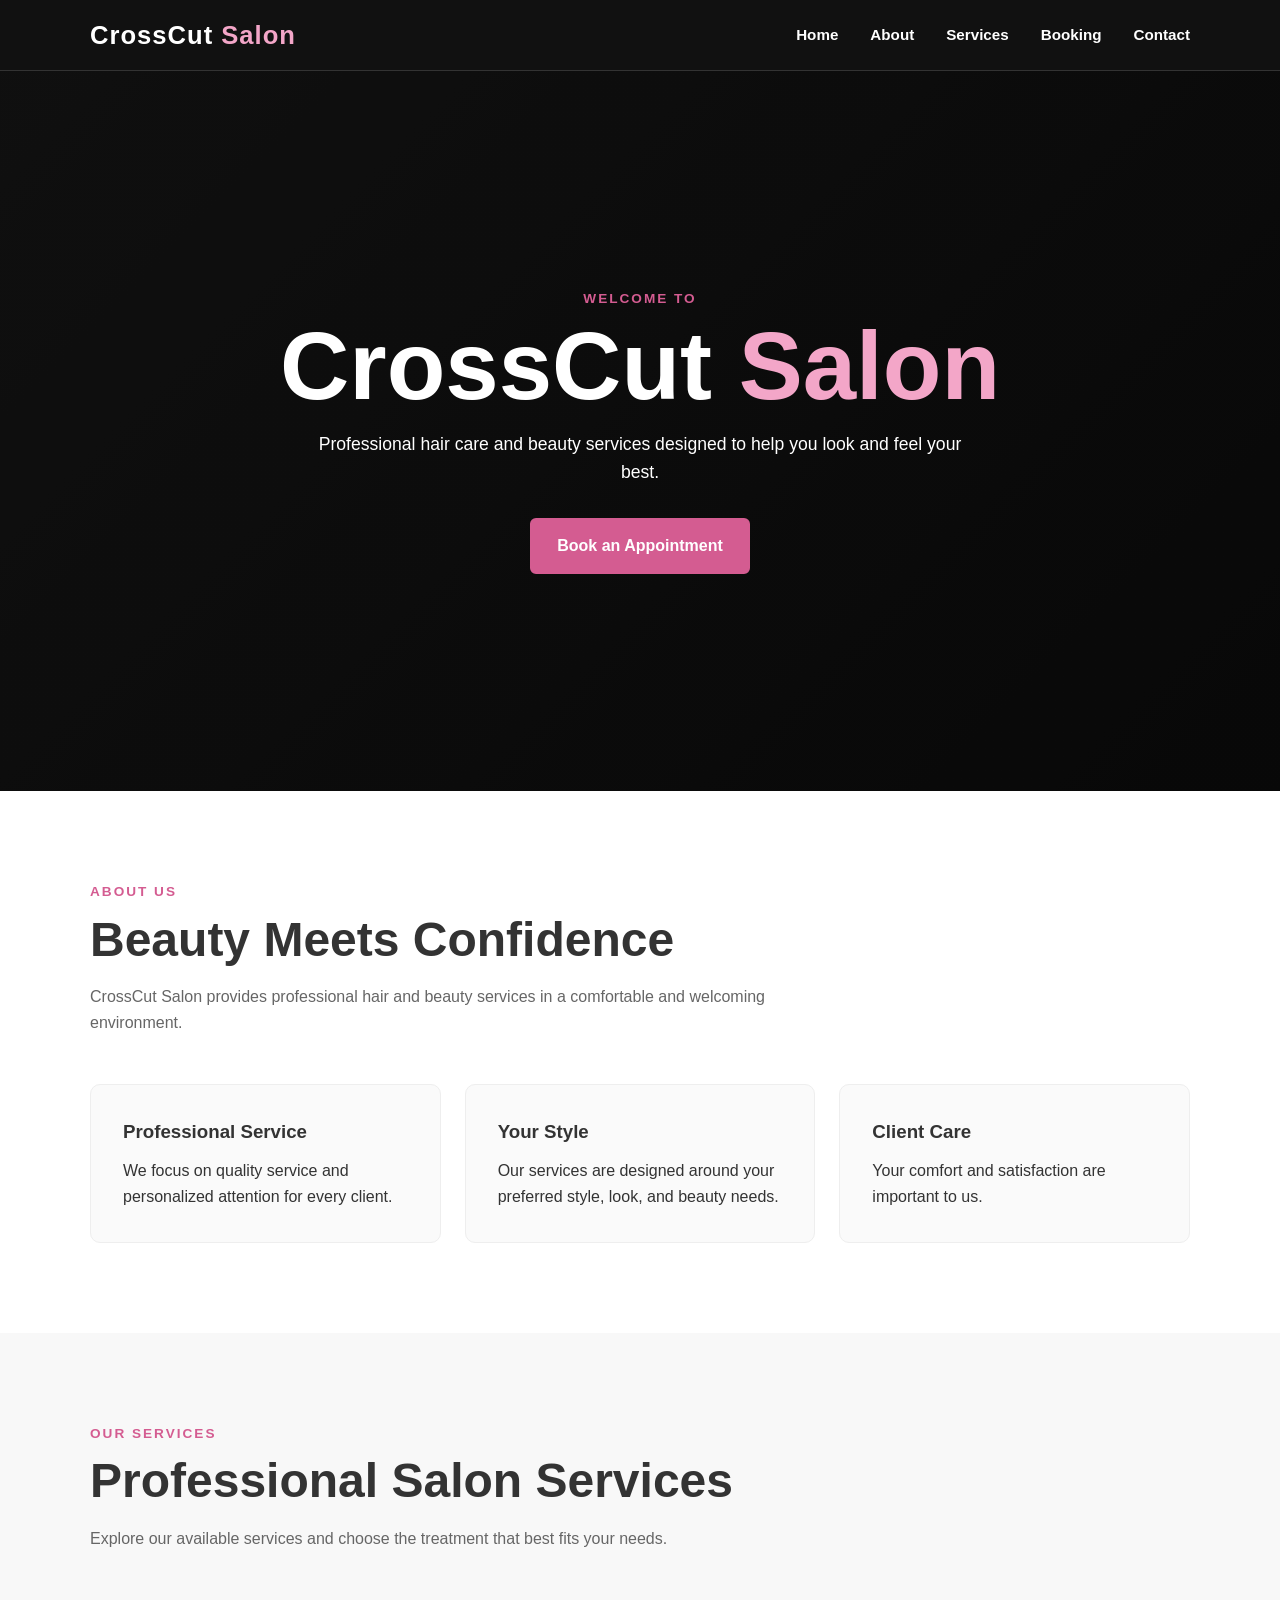
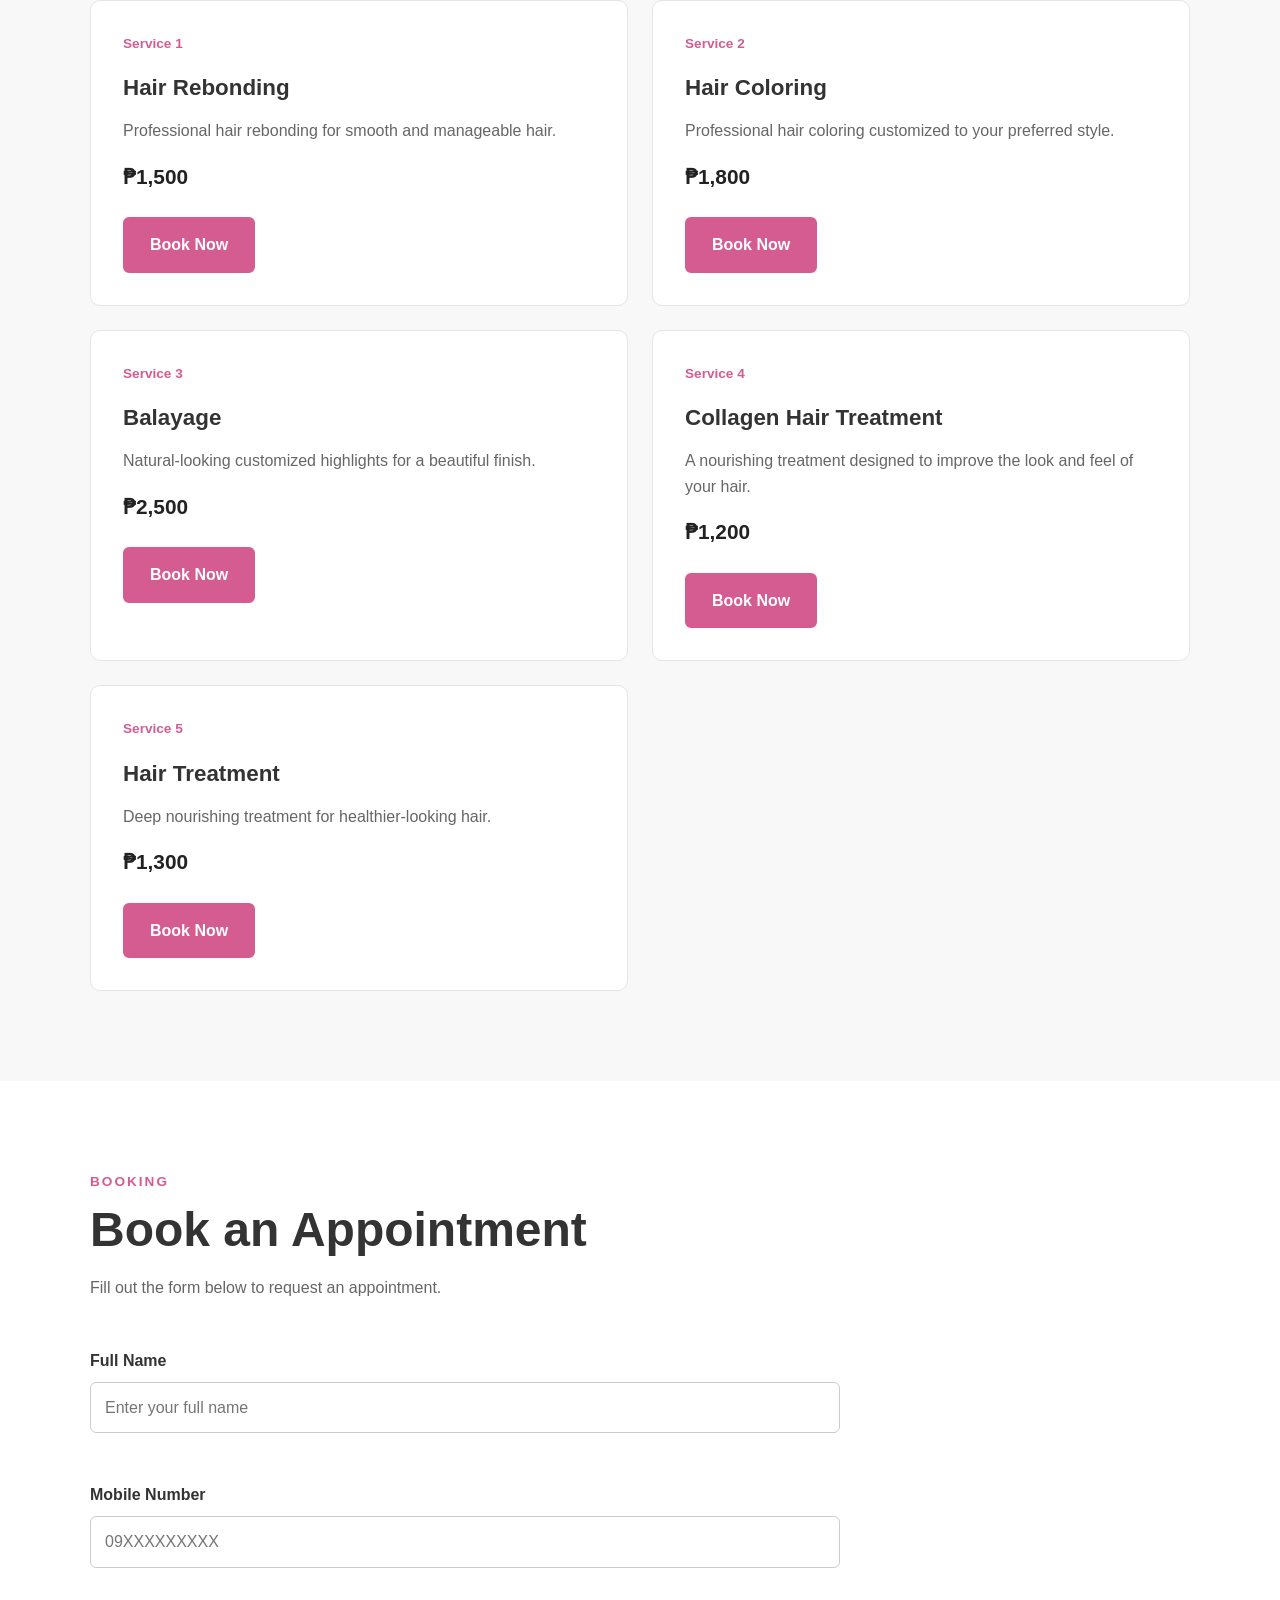
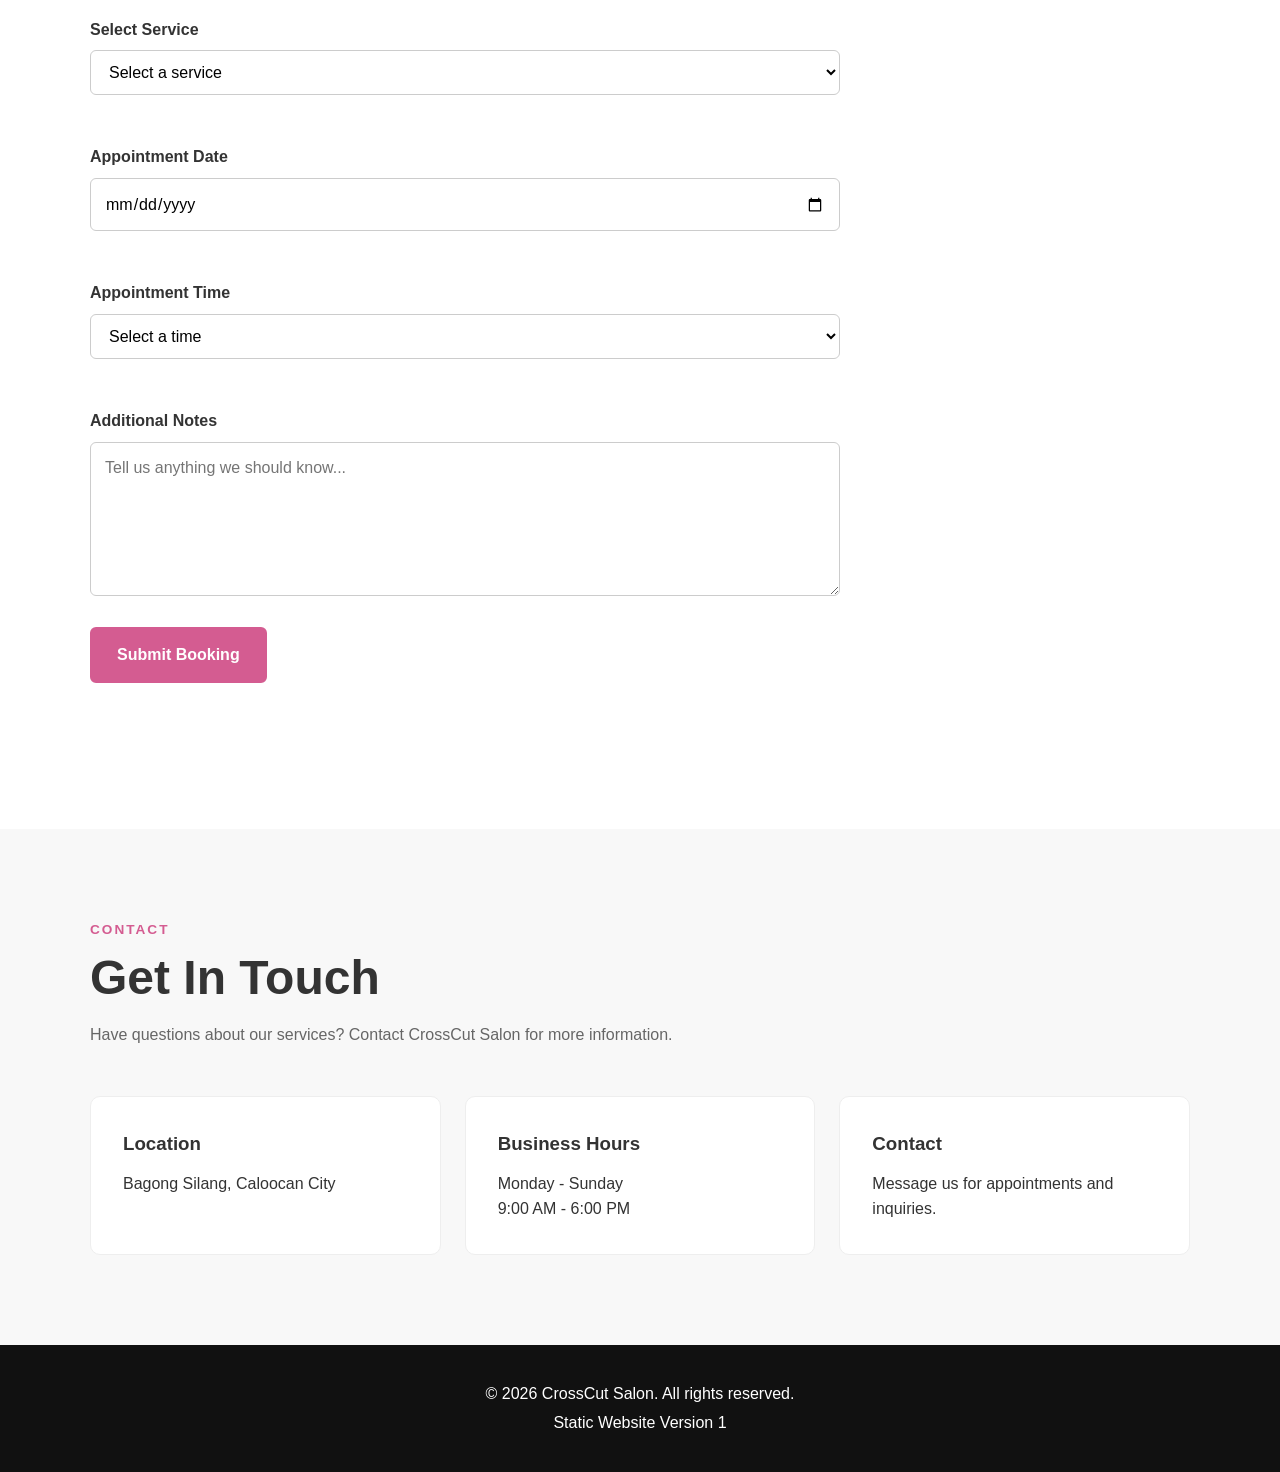
<file: index.html>
<!DOCTYPE html>
<html lang="en">

<head>

    <meta charset="UTF-8">

    <meta
        name="viewport"
        content="width=device-width, initial-scale=1.0"
    >

    <meta
        name="description"
        content="CrossCut Salon - Professional hair and beauty services."
    >

    <title>CrossCut Salon</title>

    <link
        rel="stylesheet"
        href="crosscutlayout.css"
    >

</head>


<body>

    <!-- =========================================
         HEADER
    ========================================== -->

    <header class="site-header">

        <div class="nav-container">

            <a
                href="#home"
                class="logo"
            >
                CrossCut
                <span>Salon</span>
            </a>


            <!-- Burger Button -->

            <button
                class="menu-toggle"
                id="menu-toggle"
                aria-label="Open navigation menu"
                aria-expanded="false"
            >
                <span></span>
                <span></span>
                <span></span>
            </button>


            <!-- Navigation -->

            <nav
                class="site-nav"
                id="site-nav"
            >

                <a href="#home">
                    Home
                </a>

                <a href="#about">
                    About
                </a>

                <a href="#services">
                    Services
                </a>

                <a href="#booking">
                    Booking
                </a>

                <a href="#contact">
                    Contact
                </a>

            </nav>

        </div>

    </header>



    <!-- =========================================
         MAIN
    ========================================== -->

    <main>


        <!-- =====================================
             HERO
        ====================================== -->

        <section
            id="home"
            class="hero-section"
        >

            <div class="container hero-content">

                <p class="section-label">
                    WELCOME TO
                </p>

                <h1>
                    CrossCut
                    <span>Salon</span>
                </h1>

                <p class="hero-text">
                    Professional hair care and beauty
                    services designed to help you
                    look and feel your best.
                </p>

                <a
                    href="#booking"
                    class="button"
                >
                    Book an Appointment
                </a>

            </div>

        </section>



        <!-- =====================================
             ABOUT
        ====================================== -->

        <section
            id="about"
            class="section about-section"
        >

            <div class="container">

                <p class="section-label">
                    ABOUT US
                </p>

                <h2>
                    Beauty Meets Confidence
                </h2>

                <p class="section-intro">
                    CrossCut Salon provides professional
                    hair and beauty services in a
                    comfortable and welcoming environment.
                </p>


                <div class="about-grid">

                    <div class="about-card">

                        <h3>
                            Professional Service
                        </h3>

                        <p>
                            We focus on quality service
                            and personalized attention
                            for every client.
                        </p>

                    </div>


                    <div class="about-card">

                        <h3>
                            Your Style
                        </h3>

                        <p>
                            Our services are designed
                            around your preferred style,
                            look, and beauty needs.
                        </p>

                    </div>


                    <div class="about-card">

                        <h3>
                            Client Care
                        </h3>

                        <p>
                            Your comfort and satisfaction
                            are important to us.
                        </p>

                    </div>

                </div>

            </div>

        </section>



        <!-- =====================================
             SERVICES
             DATA LOADED FROM JSON
        ====================================== -->

        <section
            id="services"
            class="section services-section"
        >

            <div class="container">

                <p class="section-label">
                    OUR SERVICES
                </p>

                <h2>
                    Professional Salon Services
                </h2>

                <p class="section-intro">
                    Explore our available services
                    and choose the treatment that
                    best fits your needs.
                </p>


                <!-- JavaScript inserts service cards here -->

                <div
                    class="services-grid"
                    id="services-grid"
                >

                    <p
                        class="loading-message"
                        id="loading-message"
                    >
                        Loading services...
                    </p>

                </div>

            </div>

        </section>



        <!-- =====================================
             BOOKING
        ====================================== -->

        <section
            id="booking"
            class="section booking-section"
        >

            <div class="container">

                <p class="section-label">
                    BOOKING
                </p>

                <h2>
                    Book an Appointment
                </h2>

                <p class="section-intro">
                    Fill out the form below to
                    request an appointment.
                </p>


                <!-- Booking Form -->

                <form
                    id="booking-form"
                    class="booking-form"
                    novalidate
                >


                    <!-- Name -->

                    <div class="form-group">

                        <label for="customer-name">
                            Full Name
                        </label>

                        <input
                            type="text"
                            id="customer-name"
                            name="customerName"
                            placeholder="Enter your full name"
                        >

                        <small
                            class="error-message"
                            id="name-error"
                        ></small>

                    </div>



                    <!-- Phone -->

                    <div class="form-group">

                        <label for="customer-phone">
                            Mobile Number
                        </label>

                        <input
                            type="tel"
                            id="customer-phone"
                            name="customerPhone"
                            placeholder="09XXXXXXXXX"
                        >

                        <small
                            class="error-message"
                            id="phone-error"
                        ></small>

                    </div>



                    <!-- Service -->

                    <div class="form-group">

                        <label for="service-select">
                            Select Service
                        </label>

                        <select
                            id="service-select"
                            name="service"
                        >

                            <option value="">
                                Select a service
                            </option>

                        </select>

                        <small
                            class="error-message"
                            id="service-error"
                        ></small>

                    </div>



                    <!-- Date -->

                    <div class="form-group">

                        <label for="booking-date">
                            Appointment Date
                        </label>

                        <input
                            type="date"
                            id="booking-date"
                            name="bookingDate"
                        >

                        <small
                            class="error-message"
                            id="date-error"
                        ></small>

                    </div>



                    <!-- Time -->

                    <div class="form-group">

                        <label for="booking-time">
                            Appointment Time
                        </label>

                        <select
                            id="booking-time"
                            name="bookingTime"
                        >

                            <option value="">
                                Select a time
                            </option>

                            <option value="09:00">
                                9:00 AM
                            </option>

                            <option value="10:00">
                                10:00 AM
                            </option>

                            <option value="11:00">
                                11:00 AM
                            </option>

                            <option value="13:00">
                                1:00 PM
                            </option>

                            <option value="14:00">
                                2:00 PM
                            </option>

                            <option value="15:00">
                                3:00 PM
                            </option>

                            <option value="16:00">
                                4:00 PM
                            </option>

                            <option value="17:00">
                                5:00 PM
                            </option>

                        </select>

                        <small
                            class="error-message"
                            id="time-error"
                        ></small>

                    </div>



                    <!-- Notes -->

                    <div class="form-group">

                        <label for="booking-notes">
                            Additional Notes
                        </label>

                        <textarea
                            id="booking-notes"
                            name="bookingNotes"
                            rows="5"
                            placeholder="Tell us anything we should know..."
                        ></textarea>

                    </div>



                    <!-- Submit -->

                    <button
                        type="submit"
                        class="button"
                    >
                        Submit Booking
                    </button>


                    <!-- Form Message -->

                    <div
                        id="form-message"
                        class="form-message"
                        role="alert"
                    ></div>

                </form>

            </div>

        </section>



        <!-- =====================================
             CONTACT
        ====================================== -->

        <section
            id="contact"
            class="section contact-section"
        >

            <div class="container">

                <p class="section-label">
                    CONTACT
                </p>

                <h2>
                    Get In Touch
                </h2>

                <p class="section-intro">
                    Have questions about our services?
                    Contact CrossCut Salon for more
                    information.
                </p>


                <div class="contact-grid">

                    <div class="contact-card">

                        <h3>
                            Location
                        </h3>

                        <p>
                            Bagong Silang,
                            Caloocan City
                        </p>

                    </div>


                    <div class="contact-card">

                        <h3>
                            Business Hours
                        </h3>

                        <p>
                            Monday - Sunday
                        </p>

                        <p>
                            9:00 AM - 6:00 PM
                        </p>

                    </div>


                    <div class="contact-card">

                        <h3>
                            Contact
                        </h3>

                        <p>
                            Message us for
                            appointments and inquiries.
                        </p>

                    </div>

                </div>

            </div>

        </section>

    </main>



    <!-- =========================================
         FOOTER
    ========================================== -->

    <footer class="site-footer">

        <div class="container">

            <p>
                &copy;
                <span id="current-year"></span>
                CrossCut Salon.
                All rights reserved.
            </p>

            <p>
                Static Website Version 1
            </p>

        </div>

    </footer>



    <!-- JAVASCRIPT -->

    <script src="script.js"></script>

</body>

</html>
</file>
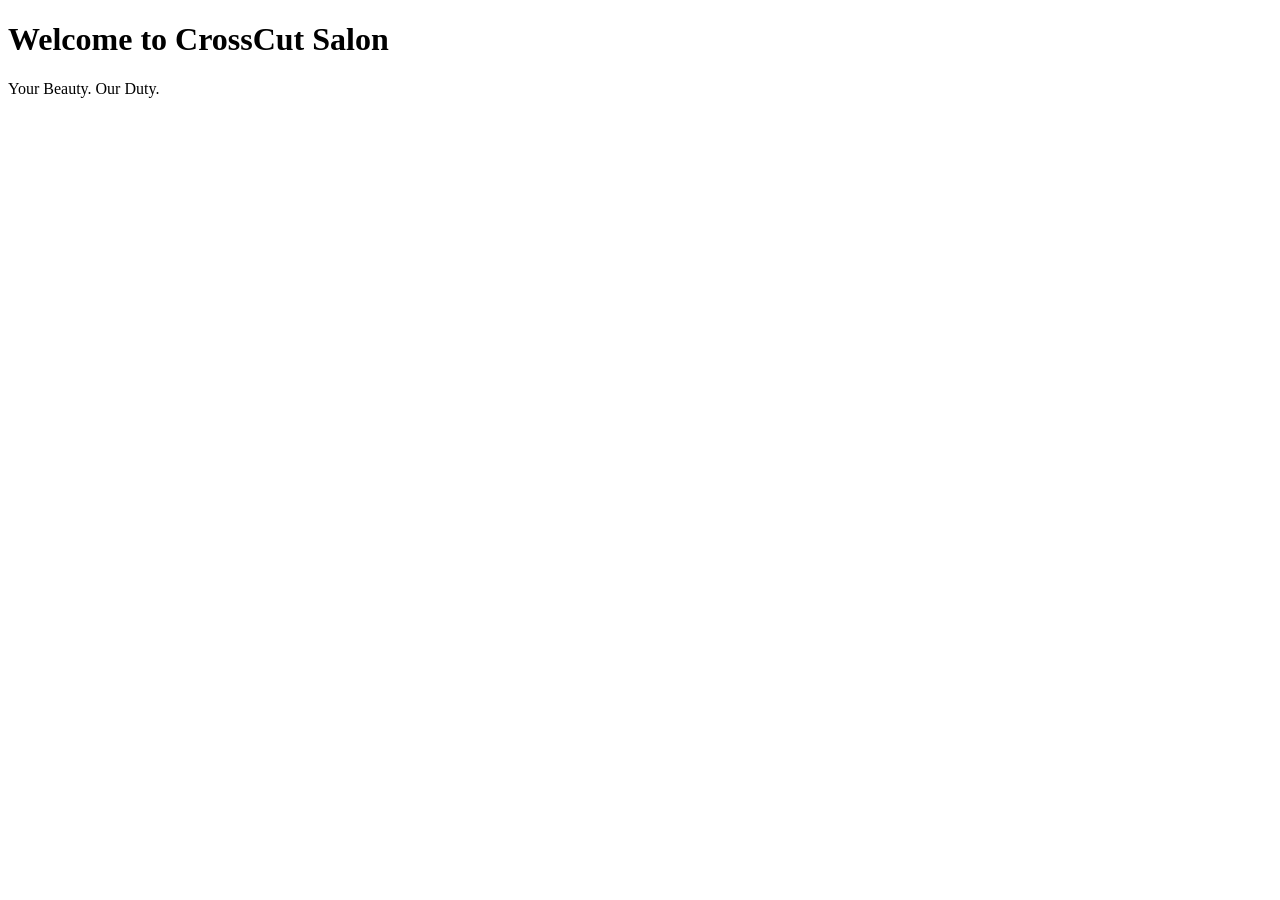
<file: helloworld.html>
<!DOCTYPE html>
<html lang="en">
<head>
    <meta charset="UTF-8">
    <meta name="viewport" content="width=device-width, initial-scale=1.0">
    <title>CrossCut Salon</title>
</head>

<body>

    <h1>Welcome to CrossCut Salon</h1>

    <p>Your Beauty. Our Duty.</p>

</body>
</html>
</file>
<file: crosscutlayout.css>
/* ==================================================
   CROSSCUT SALON
   MODULE 15 - PHASE 1 CHECKPOINT
   TRADITIONAL CSS
   ================================================== */


/* ==================================================
   GLOBAL SETTINGS
   ================================================== */

* {
    box-sizing: border-box;
    margin: 0;
    padding: 0;
}


html {
    scroll-behavior: smooth;
}


body {
    font-family: Arial, Helvetica, sans-serif;
    line-height: 1.6;
    background-color: #fff;
    color: #333;
}


img {
    max-width: 100%;
    display: block;
}


a {
    text-decoration: none;
    color: inherit;
}


button,
input,
select,
textarea {
    font: inherit;
}


/* ==================================================
   REUSABLE CONTAINER
   ================================================== */

.container {
    width: min(1100px, 90%);
    margin: 0 auto;
}


/* ==================================================
   HEADER
   ================================================== */

.site-header {
    position: sticky;
    top: 0;
    z-index: 1000;

    background-color: #111;

    border-bottom: 1px solid #333;
}


.nav-container {
    width: min(1100px, 90%);
    min-height: 70px;
    margin: 0 auto;

    display: flex;
    align-items: center;
    justify-content: space-between;
}


/* ==================================================
   LOGO
   ================================================== */

.logo {
    color: #fff;

    font-size: 1.6rem;
    font-weight: 700;

    letter-spacing: 1px;
}


.logo span {
    color: #f3a6c8;
}


/* ==================================================
   NAVIGATION
   ================================================== */

.site-nav {
    display: flex;
    align-items: center;
    gap: 2rem;
}


.site-nav a {
    color: #fff;

    font-size: 0.95rem;
    font-weight: 600;

    transition: color 0.3s ease;
}


.site-nav a:hover {
    color: #f3a6c8;
}


/* ==================================================
   BURGER MENU
   ================================================== */

.menu-toggle {
    display: none;

    width: 42px;
    height: 42px;

    padding: 8px;

    background: transparent;

    border: 1px solid #fff;
    border-radius: 6px;

    cursor: pointer;
}


.menu-toggle span {
    display: block;

    height: 2px;

    margin: 5px 0;

    background-color: #fff;

    transition: all 0.3s ease;
}


/* Burger animation */

.menu-toggle.active span:nth-child(1) {
    transform: translateY(7px) rotate(45deg);
}


.menu-toggle.active span:nth-child(2) {
    opacity: 0;
}


.menu-toggle.active span:nth-child(3) {
    transform: translateY(-7px) rotate(-45deg);
}


/* ==================================================
   HERO
   ================================================== */

.hero-section {
    min-height: 80vh;

    display: flex;
    align-items: center;

    background:
        linear-gradient(
            rgba(0, 0, 0, 0.55),
            rgba(0, 0, 0, 0.55)
        ),
        linear-gradient(
            135deg,
            #222,
            #111
        );

    color: #fff;
}


.hero-content {
    text-align: center;
}


.hero-section h1 {
    margin-bottom: 1rem;

    font-size: clamp(3rem, 8vw, 6rem);
    line-height: 1;
}


.hero-section h1 span {
    color: #f3a6c8;
}


.hero-text {
    max-width: 650px;

    margin: 0 auto 2rem;

    font-size: 1.1rem;
}


/* ==================================================
   SECTIONS
   ================================================== */

.section {
    padding: 90px 0;
}


.section-label {
    margin-bottom: 0.5rem;

    color: #d45c91;

    font-size: 0.85rem;
    font-weight: 700;

    letter-spacing: 2px;
}


.section h2 {
    margin-bottom: 1rem;

    font-size: clamp(2rem, 5vw, 3rem);

    line-height: 1.2;
}


.section-intro {
    max-width: 700px;

    margin-bottom: 3rem;

    color: #666;
}


/* ==================================================
   BUTTON
   ================================================== */

.button {
    display: inline-block;

    padding: 13px 25px;

    background-color: #d45c91;
    color: #fff;

    border: 2px solid #d45c91;
    border-radius: 6px;

    font-weight: 700;

    cursor: pointer;

    transition:
        background-color 0.3s ease,
        color 0.3s ease;
}


.button:hover {
    background-color: transparent;
    color: #d45c91;
}


/* ==================================================
   ABOUT
   ================================================== */

.about-section {
    background-color: #fff;
}


.about-grid {
    display: grid;

    grid-template-columns:
        repeat(3, 1fr);

    gap: 1.5rem;
}


.about-card {
    padding: 2rem;

    border: 1px solid #eee;
    border-radius: 10px;

    background-color: #fafafa;
}


.about-card h3 {
    margin-bottom: 0.75rem;
}


/* ==================================================
   SERVICES
   ================================================== */

.services-section {
    background-color: #f8f8f8;
}


.services-grid {
    display: grid;

    grid-template-columns:
        repeat(2, 1fr);

    gap: 1.5rem;
}


.service-card {
    position: relative;

    padding: 2rem;

    background-color: #fff;

    border: 1px solid #e5e5e5;
    border-radius: 10px;

    transition:
        transform 0.3s ease,
        box-shadow 0.3s ease;
}


.service-card:hover {
    transform: translateY(-5px);

    box-shadow:
        0 10px 25px rgba(0, 0, 0, 0.08);
}


.service-number {
    margin-bottom: 1rem;

    color: #d45c91;

    font-size: 0.85rem;
    font-weight: 700;
}


.service-card h3 {
    margin-bottom: 0.75rem;

    font-size: 1.4rem;
}


.service-card p {
    margin-bottom: 1rem;

    color: #666;
}


.service-card .price {
    color: #222;

    font-size: 1.3rem;
    font-weight: 700;
}


.service-card .button {
    margin-top: 0.5rem;
}


/* ==================================================
   LOADING MESSAGE
   ================================================== */

.loading-message {
    grid-column: 1 / -1;

    padding: 2rem;

    text-align: center;

    color: #666;
}


/* ==================================================
   BOOKING
   ================================================== */

.booking-section {
    background-color: #fff;
}


.booking-form {
    max-width: 750px;
}


.form-group {
    margin-bottom: 1.5rem;
}


.form-group label {
    display: block;

    margin-bottom: 0.5rem;

    font-weight: 700;
}


.form-group input,
.form-group select,
.form-group textarea {
    width: 100%;

    padding: 12px 14px;

    border: 1px solid #ccc;
    border-radius: 6px;

    background-color: #fff;

    outline: none;
}


.form-group input:focus,
.form-group select:focus,
.form-group textarea:focus {
    border-color: #d45c91;

    box-shadow:
        0 0 0 3px rgba(212, 92, 145, 0.1);
}


.form-group textarea {
    resize: vertical;
}


/* ==================================================
   FORM VALIDATION
   ================================================== */

.error-message {
    display: block;

    min-height: 20px;

    margin-top: 5px;

    color: #c62828;

    font-size: 0.85rem;
}


.input-error {
    border-color: #c62828 !important;
}


.form-message {
    margin-top: 1.5rem;

    padding: 1rem;

    border-radius: 6px;

    font-weight: 700;
}


.form-message.success {
    background-color: #e8f5e9;
    color: #2e7d32;
}


.form-message.error {
    background-color: #ffebee;
    color: #c62828;
}


/* ==================================================
   CONTACT
   ================================================== */

.contact-section {
    background-color: #f8f8f8;
}


.contact-grid {
    display: grid;

    grid-template-columns:
        repeat(3, 1fr);

    gap: 1.5rem;
}


.contact-card {
    padding: 2rem;

    background-color: #fff;

    border: 1px solid #eee;
    border-radius: 10px;
}


.contact-card h3 {
    margin-bottom: 0.75rem;
}


/* ==================================================
   FOOTER
   ================================================== */

.site-footer {
    padding: 2rem 0;

    background-color: #111;

    color: #fff;

    text-align: center;
}


.site-footer p {
    margin: 0.25rem 0;
}


/* ==================================================
   RESPONSIVE DESIGN
   ================================================== */

@media (max-width: 768px) {


    /* Navigation */

    .menu-toggle {
        display: block;
    }


    .site-nav {
        position: absolute;

        top: 70px;
        left: 0;

        width: 100%;

        display: none;
        flex-direction: column;

        gap: 0;

        padding: 1rem 0;

        background-color: #111;

        border-top: 1px solid #333;
    }


    .site-nav.active {
        display: flex;
    }


    .site-nav a {
        width: 100%;

        padding: 1rem;

        text-align: center;
    }


    /* Hero */

    .hero-section {
        min-height: 70vh;
    }


    /* About */

    .about-grid {
        grid-template-columns: 1fr;
    }


    /* Services */

    .services-grid {
        grid-template-columns: 1fr;
    }


    /* Contact */

    .contact-grid {
        grid-template-columns: 1fr;
    }


    /* Sections */

    .section {
        padding: 65px 0;
    }

}


/* ==================================================
   SMALL MOBILE
   ================================================== */

@media (max-width: 480px) {

    .container {
        width: 92%;
    }


    .hero-section h1 {
        font-size: 3rem;
    }


    .hero-text {
        font-size: 1rem;
    }


    .button {
        width: 100%;

        text-align: center;
    }

}
</file>
